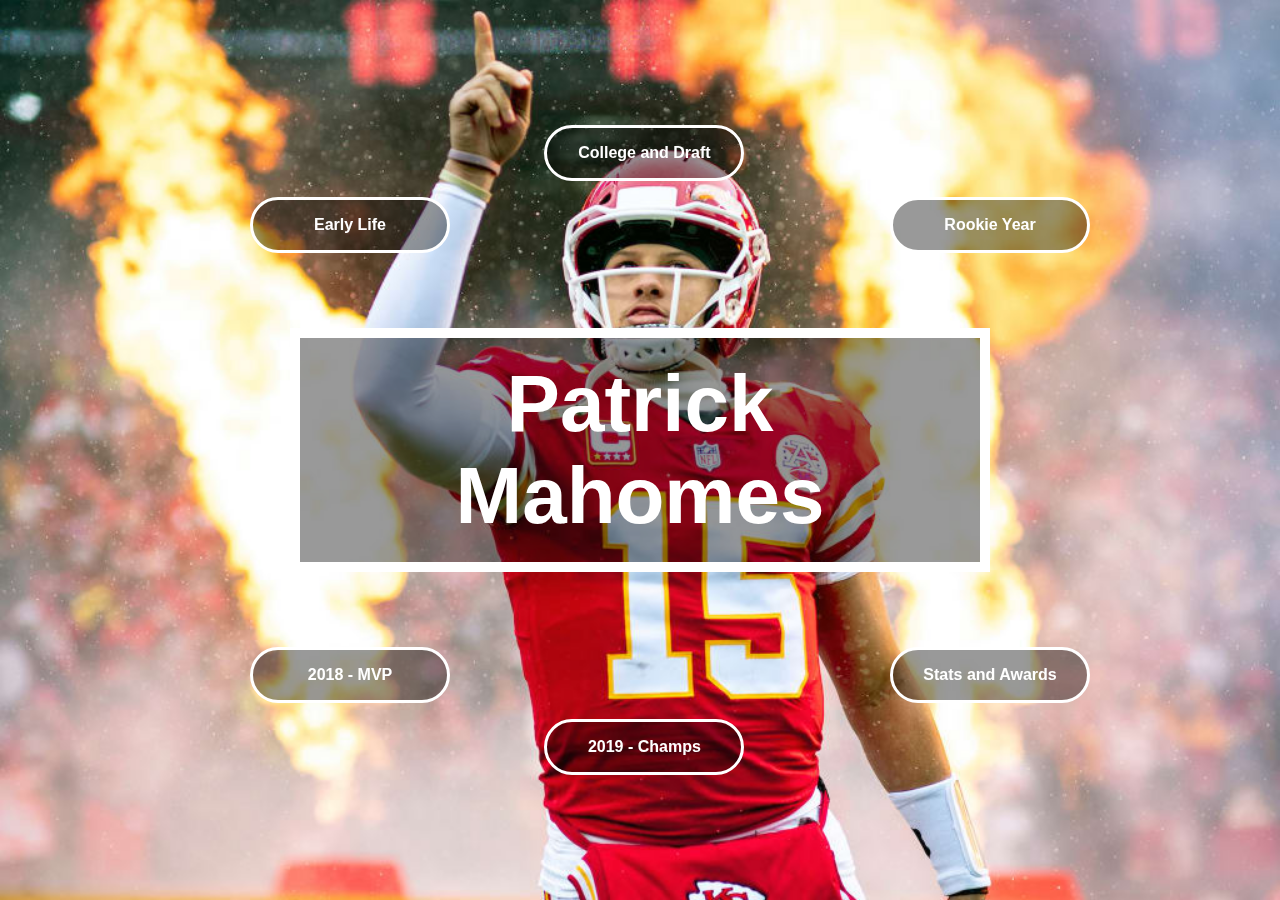
<file: index.html>
<!DOCTYPE html>
<html lang="en">
  <head>
    <meta charset="UTF-8" />
    <meta name="viewport" content="width=device-width, initial-scale=1.0" />
    <title>Patrick Mahomes</title>
    <link rel="stylesheet" href="styles.css" />
  </head>

  <!--Body-->
  <body>
    <div class="bg-text_home">
      <a href="./gallery.html" class="nav_link">Patrick Mahomes</a>
    </div>
    <div class="home-subtext">
      <!--<h1>Information and Statistics</h1>-->
    </div>
    <div class="home-image" id="home">
      <button class="btn" id="btn1">
        <a href="./early_life.html" class="nav_link">Early Life</a>
      </button>
      <button class="btn" id="btn2">
        <a href="./college_draft.html" class="nav_link">College and Draft</a>
      </button>
      <button class="btn" id="btn3">
        <a href="./rookie_year.html" class="nav_link">Rookie Year</a>
      </button>
      <button class="btn" id="btn4">
        <a href="./2018.html" class="nav_link">2018 - MVP</a>
      </button>
      <button class="btn" id="btn5">
        <a href="./2019.html" class="nav_link">2019 - Champs</a>
      </button>
      <button class="btn" id="btn6">
        <a href="./stats_awards.html" class="nav_link">Stats and Awards</a>
      </button>
    </div>
  </body>
</html>
</file>
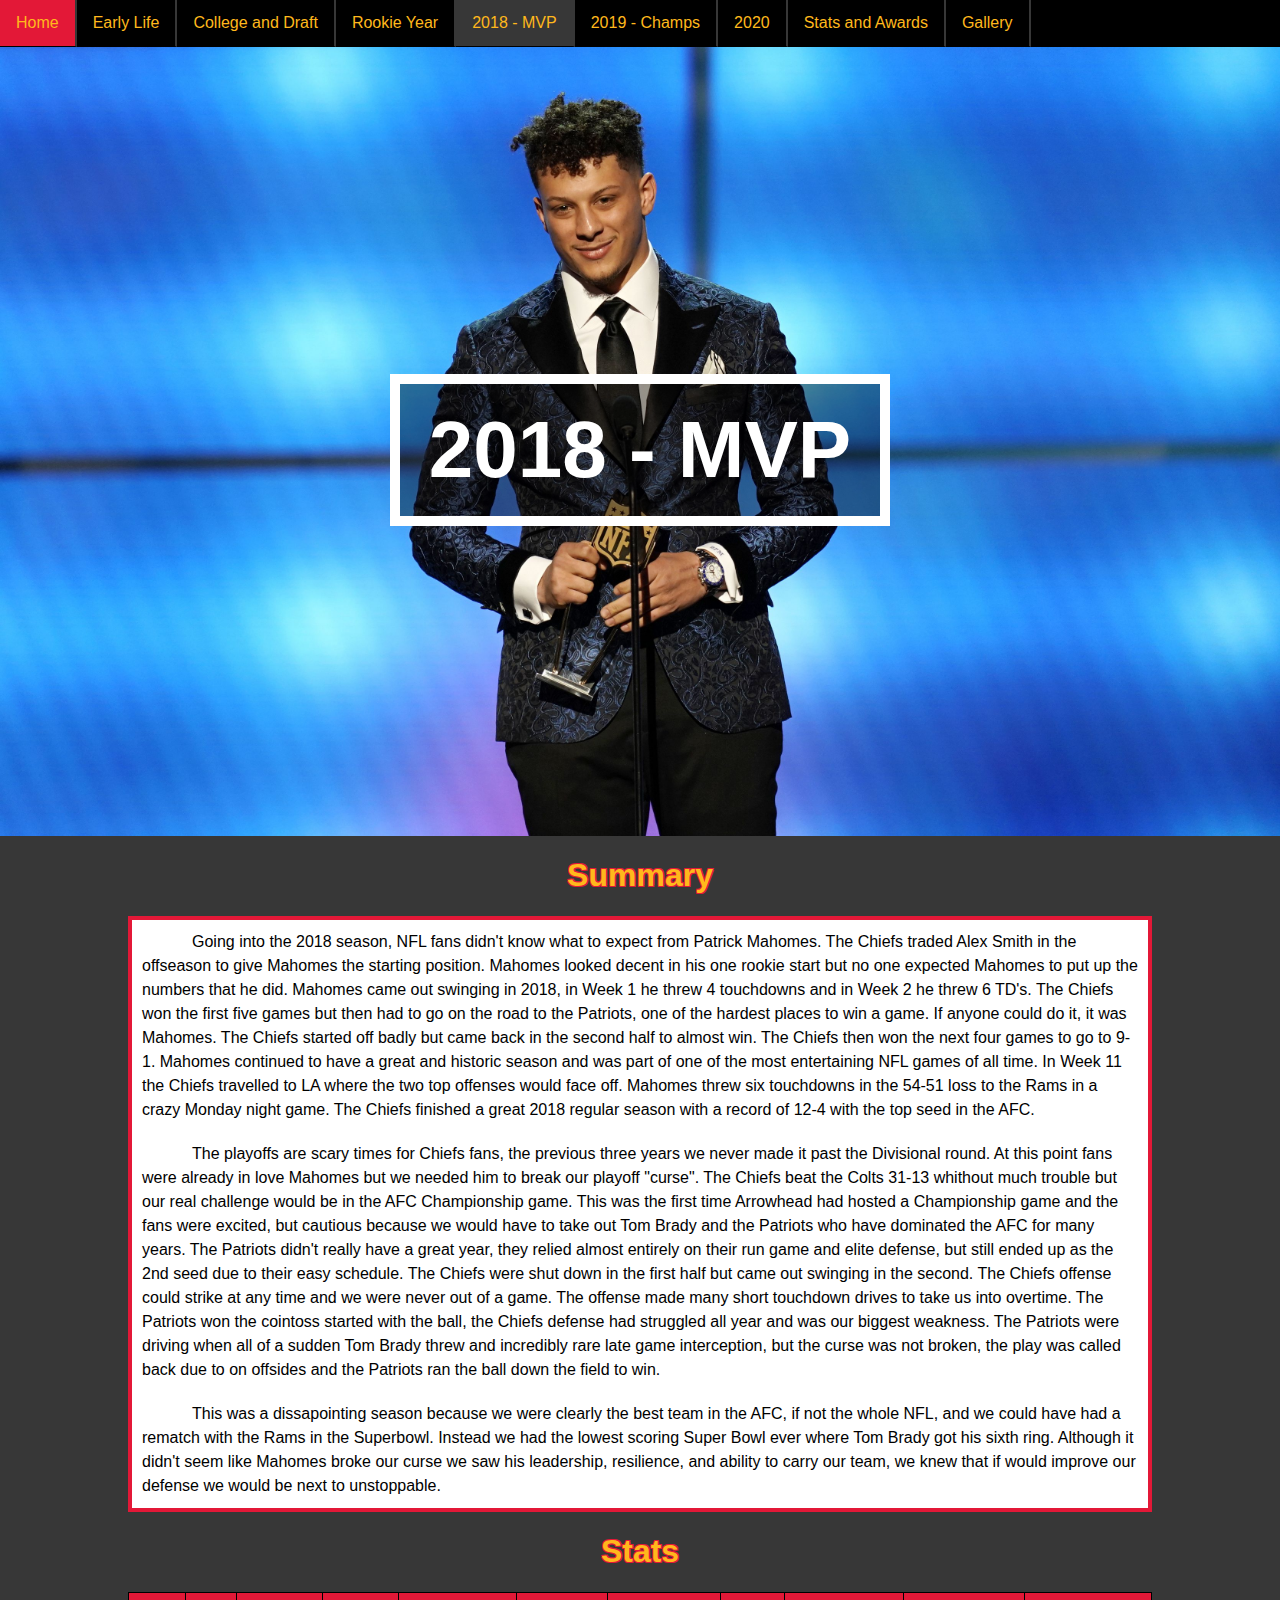
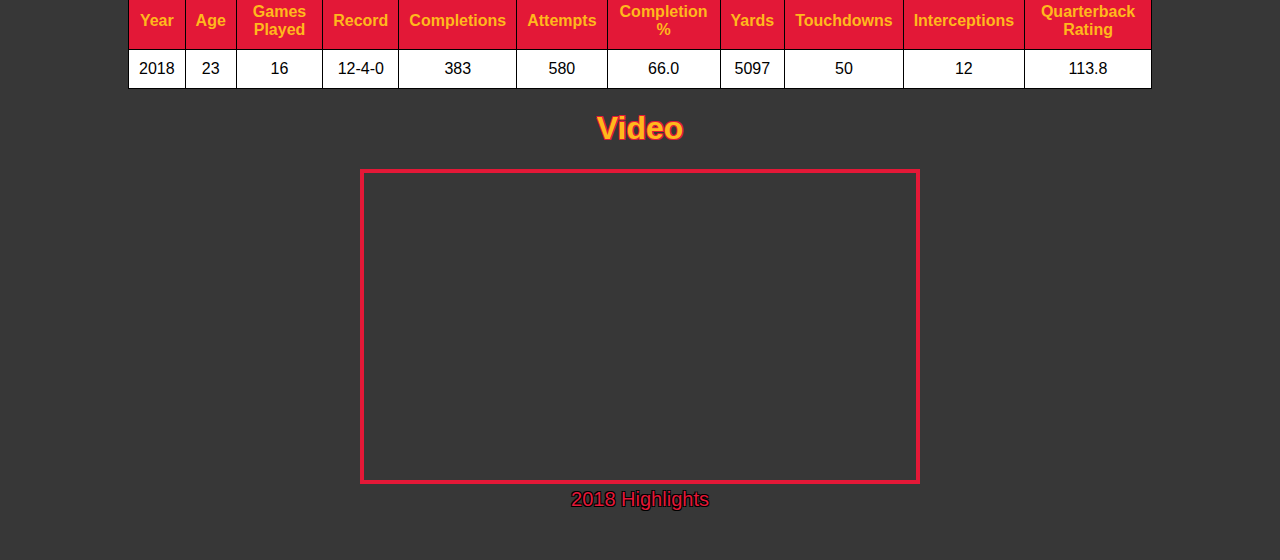
<file: 2018.html>
<!DOCTYPE html>
<html lang="en">
  <head>
    <meta charset="UTF-8" />
    <meta name="viewport" content="width=device-width, initial-scale=1.0" />
    <title>Patrick Mahomes</title>
    <link rel="stylesheet" href="styles.css" />
  </head>
</html>
<!--Body-->
<body>
  <br />
  <br />
  <div class="bg-text" id="_2018_text">2018 - MVP</div>
  <div class="_2018-image" id="home"></div>
  <!--Navigation Bar-->
  <ul class="nav_bar1">
    <li><a class="nav_bar" href="./index.html">Home</a></li>
    <li><a class="nav_bar" href="./early_life.html">Early Life</a></li>
    <li>
      <a class="nav_bar" href="./college_draft.html">College and Draft</a>
    </li>
    <li>
      <a class="nav_bar" href="./rookie_year.html">Rookie Year</a>
    </li>
    <li><a class="nav_bar" href="./2018.html" id="active">2018 - MVP</a></li>
    <li><a class="nav_bar" href="./2019.html">2019 - Champs</a></li>
    <li><a class="nav_bar" href="./2020.html">2020</a></li>
    <li><a class="nav_bar" href="./stats_awards.html">Stats and Awards</a></li>
    <li><a class="nav_bar" href="./gallery.html">Gallery</a></li>
  </ul>
  <div class="2018-body">
    <h1 class="body_heading">Summary</h1>
    <p class="top_paragraph" id="indent">
      Going into the 2018 season, NFL fans didn't know what to expect from
      Patrick Mahomes. The Chiefs traded Alex Smith in the offseason to give
      Mahomes the starting position. Mahomes looked decent in his one rookie
      start but no one expected Mahomes to put up the numbers that he did.
      Mahomes came out swinging in 2018, in Week 1 he threw 4 touchdowns and in
      Week 2 he threw 6 TD's. The Chiefs won the first five games but then had
      to go on the road to the Patriots, one of the hardest places to win a
      game. If anyone could do it, it was Mahomes. The Chiefs started off badly
      but came back in the second half to almost win. The Chiefs then won the
      next four games to go to 9-1. Mahomes continued to have a great and
      historic season and was part of one of the most entertaining NFL games of
      all time. In Week 11 the Chiefs travelled to LA where the two top offenses
      would face off. Mahomes threw six touchdowns in the 54-51 loss to the Rams
      in a crazy Monday night game. The Chiefs finished a great 2018 regular
      season with a record of 12-4 with the top seed in the AFC.
    </p>
    <p id="indent">
      The playoffs are scary times for Chiefs fans, the previous three years we
      never made it past the Divisional round. At this point fans were already
      in love Mahomes but we needed him to break our playoff "curse". The Chiefs
      beat the Colts 31-13 whithout much trouble but our real challenge would be
      in the AFC Championship game. This was the first time Arrowhead had hosted
      a Championship game and the fans were excited, but cautious because we
      would have to take out Tom Brady and the Patriots who have dominated the
      AFC for many years. The Patriots didn't really have a great year, they
      relied almost entirely on their run game and elite defense, but still
      ended up as the 2nd seed due to their easy schedule. The Chiefs were shut
      down in the first half but came out swinging in the second. The Chiefs
      offense could strike at any time and we were never out of a game. The
      offense made many short touchdown drives to take us into overtime. The
      Patriots won the cointoss started with the ball, the Chiefs defense had
      struggled all year and was our biggest weakness. The Patriots were driving
      when all of a sudden Tom Brady threw and incredibly rare late game
      interception, but the curse was not broken, the play was called back due
      to on offsides and the Patriots ran the ball down the field to win.
    </p>
    <p class="bottom_paragraph" id="indent">
      This was a dissapointing season because we were clearly the best team in
      the AFC, if not the whole NFL, and we could have had a rematch with the
      Rams in the Superbowl. Instead we had the lowest scoring Super Bowl ever
      where Tom Brady got his sixth ring. Although it didn't seem like Mahomes
      broke our curse we saw his leadership, resilience, and ability to carry
      our team, we knew that if would improve our defense we would be next to
      unstoppable.
    </p>
    <h1 class="body_heading">Stats</h1>
    <div style="overflow-x:auto;">
      <table class="stats_table">
        <tr>
          <th>Year</th>
          <th>Age</th>
          <th>Games Played</th>
          <th>Record</th>
          <th>Completions</th>
          <th>Attempts</th>
          <th>Completion %</th>
          <th>Yards</th>
          <th>Touchdowns</th>
          <th>Interceptions</th>
          <th>Quarterback Rating</th>
        </tr>
        <tr>
          <td>2018</td>
          <td>23</td>
          <td>16</td>
          <td>12-4-0</td>
          <td>383</td>
          <td>580</td>
          <td>66.0</td>
          <td>5097</td>
          <td>50</td>
          <td>12</td>
          <td>113.8</td>
        </tr>
      </table>
    </div>
    <h1 class="body_heading">Video</h1>
    <iframe
      width="560"
      height="315"
      src="https://www.youtube.com/embed/FHKV0VPifAU"
      frameborder="0"
      allow="accelerometer; autoplay; encrypted-media; gyroscope; picture-in-picture"
      allowfullscreen
    ></iframe>
    <p class="video_title">2018 Highlights</p>
  </div>
  <br />
  <br />
</body>
</file>
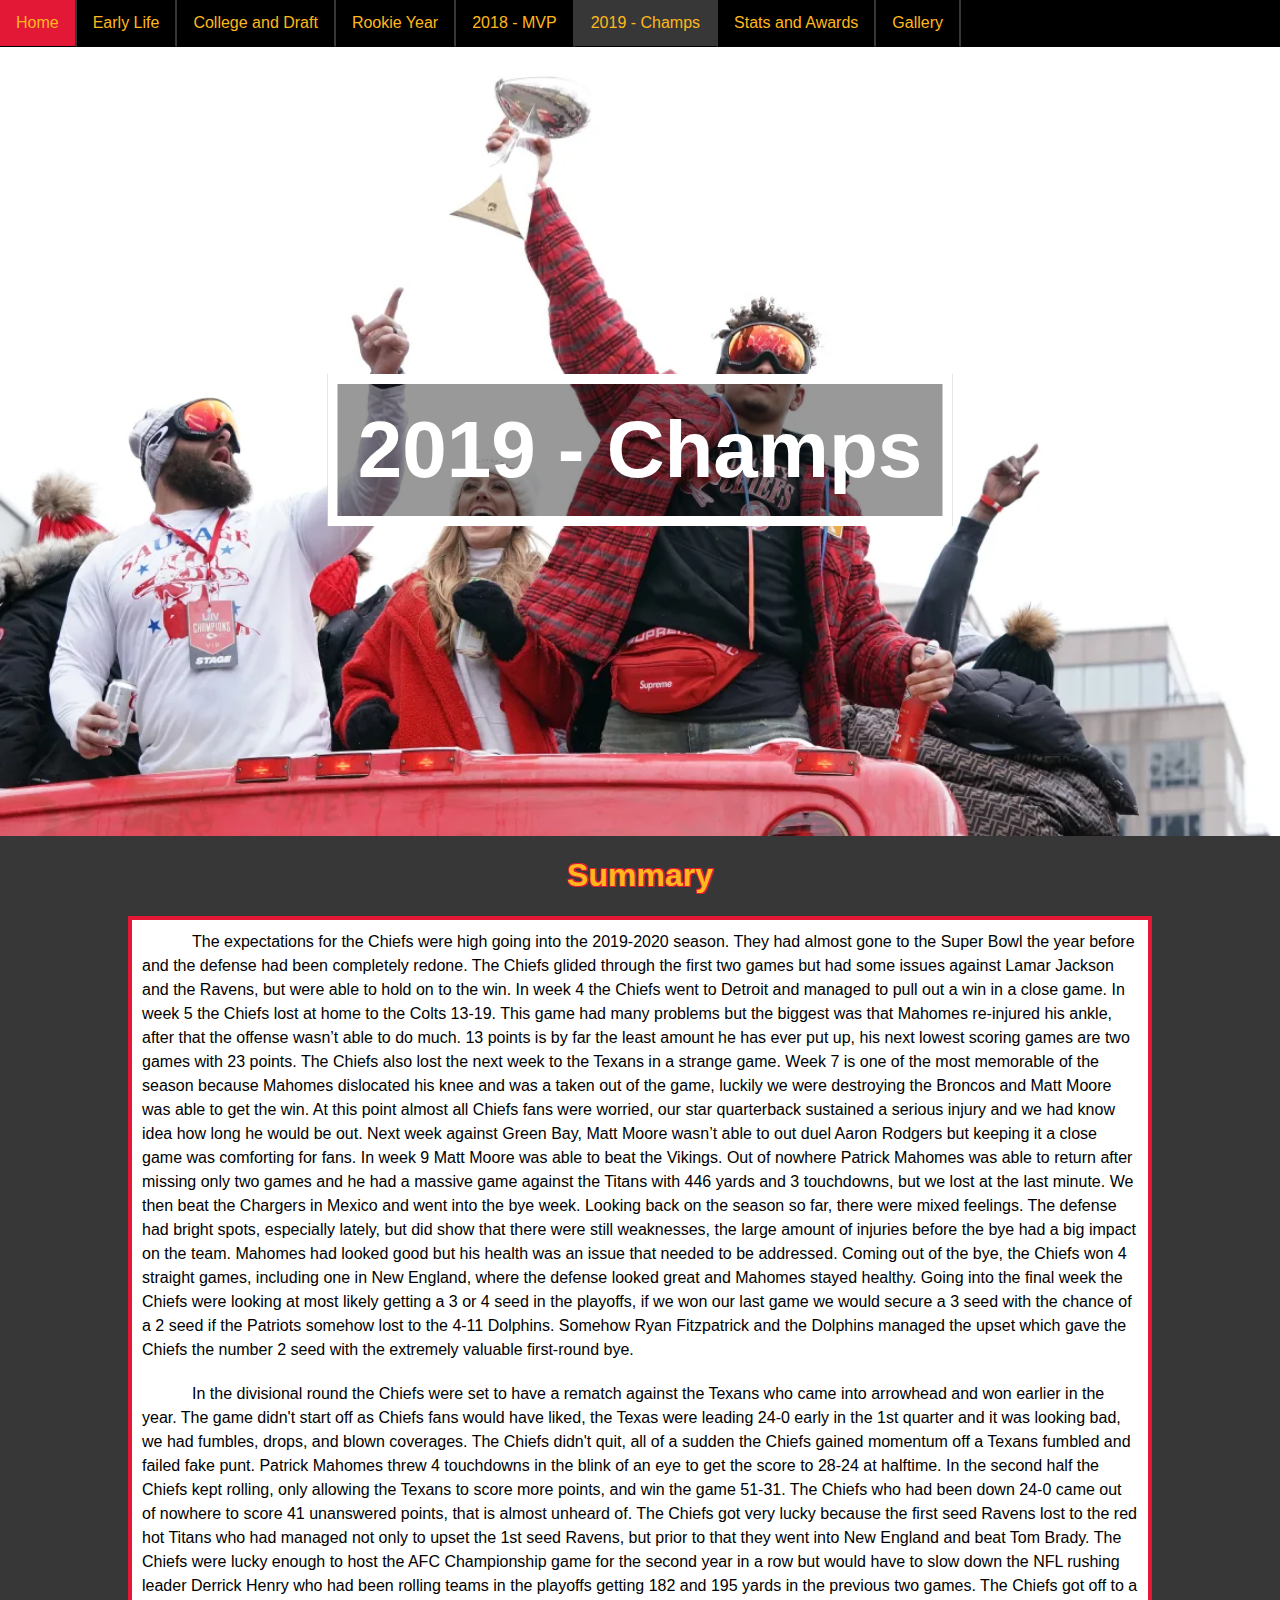
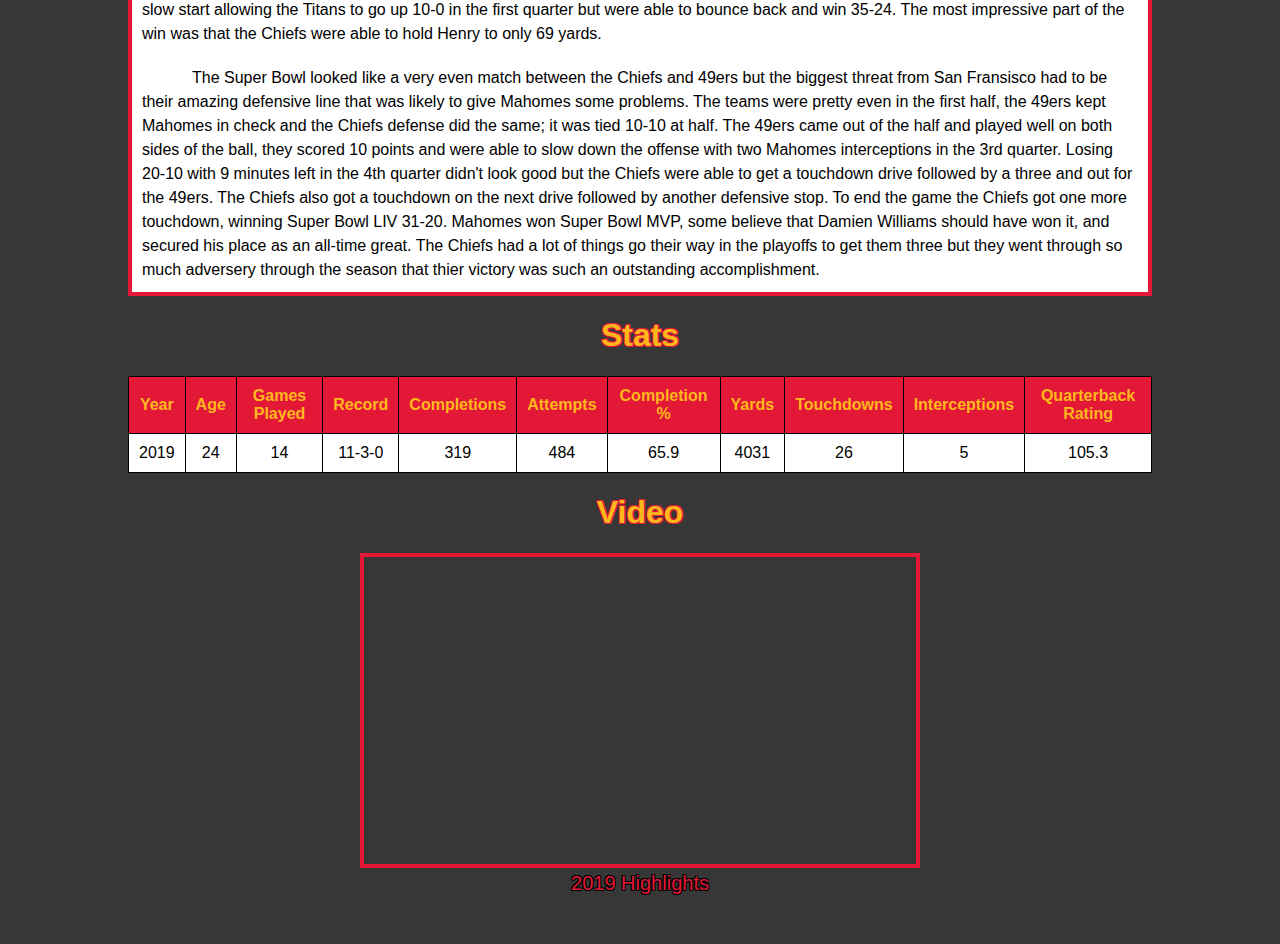
<file: 2019.html>
<!DOCTYPE html>
<html lang="en">
  <head>
    <meta charset="UTF-8" />
    <meta name="viewport" content="width=device-width, initial-scale=1.0" />
    <title>Patrick Mahomes</title>
    <link rel="stylesheet" href="styles.css" />
  </head>
</html>
<!--Body-->
<body>
  <br />
  <br />
  <div class="bg-text" id="_2019_text">2019 - Champs</div>
  <div class="_2019-image" id="home"></div>
  <!--Navigation Bar-->
  <ul class="nav_bar1">
    <li><a class="nav_bar" href="./index.html">Home</a></li>
    <li><a class="nav_bar" href="./early_life.html">Early Life</a></li>
    <li>
      <a class="nav_bar" href="./college_draft.html">College and Draft</a>
    </li>
    <li>
      <a class="nav_bar" href="./rookie_year.html">Rookie Year</a>
    </li>
    <li><a class="nav_bar" href="./2018.html">2018 - MVP</a></li>
    <li><a class="nav_bar" href="./2019.html" id="active">2019 - Champs</a></li>
    <li><a class="nav_bar" href="./stats_awards.html">Stats and Awards</a></li>
    <li><a class="nav_bar" href="./gallery.html">Gallery</a></li>
  </ul>
  <div class="2019-body">
    <h1 class="body_heading">Summary</h1>
    <p class="top_paragraph" id="indent">
      The expectations for the Chiefs were high going into the 2019-2020 season.
      They had almost gone to the Super Bowl the year before and the defense had
      been completely redone. The Chiefs glided through the first two games but
      had some issues against Lamar Jackson and the Ravens, but were able to
      hold on to the win. In week 4 the Chiefs went to Detroit and managed to
      pull out a win in a close game. In week 5 the Chiefs lost at home to the
      Colts 13-19. This game had many problems but the biggest was that Mahomes
      re-injured his ankle, after that the offense wasn’t able to do much. 13
      points is by far the least amount he has ever put up, his next lowest
      scoring games are two games with 23 points. The Chiefs also lost the next
      week to the Texans in a strange game. Week 7 is one of the most memorable
      of the season because Mahomes dislocated his knee and was a taken out of
      the game, luckily we were destroying the Broncos and Matt Moore was able
      to get the win. At this point almost all Chiefs fans were worried, our
      star quarterback sustained a serious injury and we had know idea how long
      he would be out. Next week against Green Bay, Matt Moore wasn’t able to
      out duel Aaron Rodgers but keeping it a close game was comforting for
      fans. In week 9 Matt Moore was able to beat the Vikings. Out of nowhere
      Patrick Mahomes was able to return after missing only two games and he had
      a massive game against the Titans with 446 yards and 3 touchdowns, but we
      lost at the last minute. We then beat the Chargers in Mexico and went into
      the bye week. Looking back on the season so far, there were mixed
      feelings. The defense had bright spots, especially lately, but did show
      that there were still weaknesses, the large amount of injuries before the
      bye had a big impact on the team. Mahomes had looked good but his health
      was an issue that needed to be addressed. Coming out of the bye, the
      Chiefs won 4 straight games, including one in New England, where the
      defense looked great and Mahomes stayed healthy. Going into the final week
      the Chiefs were looking at most likely getting a 3 or 4 seed in the
      playoffs, if we won our last game we would secure a 3 seed with the chance
      of a 2 seed if the Patriots somehow lost to the 4-11 Dolphins. Somehow
      Ryan Fitzpatrick and the Dolphins managed the upset which gave the Chiefs
      the number 2 seed with the extremely valuable first-round bye.
    </p>
    <p id="indent">
      In the divisional round the Chiefs were set to have a rematch against the
      Texans who came into arrowhead and won earlier in the year. The game
      didn't start off as Chiefs fans would have liked, the Texas were leading
      24-0 early in the 1st quarter and it was looking bad, we had fumbles,
      drops, and blown coverages. The Chiefs didn't quit, all of a sudden the
      Chiefs gained momentum off a Texans fumbled and failed fake punt. Patrick
      Mahomes threw 4 touchdowns in the blink of an eye to get the score to
      28-24 at halftime. In the second half the Chiefs kept rolling, only
      allowing the Texans to score more points, and win the game 51-31. The
      Chiefs who had been down 24-0 came out of nowhere to score 41 unanswered
      points, that is almost unheard of. The Chiefs got very lucky because the
      first seed Ravens lost to the red hot Titans who had managed not only to
      upset the 1st seed Ravens, but prior to that they went into New England
      and beat Tom Brady. The Chiefs were lucky enough to host the AFC
      Championship game for the second year in a row but would have to slow down
      the NFL rushing leader Derrick Henry who had been rolling teams in the
      playoffs getting 182 and 195 yards in the previous two games. The Chiefs
      got off to a slow start allowing the Titans to go up 10-0 in the first
      quarter but were able to bounce back and win 35-24. The most impressive
      part of the win was that the Chiefs were able to hold Henry to only 69
      yards.
    </p>
    <p class="bottom_paragraph" id="indent">
      The Super Bowl looked like a very even match between the Chiefs and 49ers
      but the biggest threat from San Fransisco had to be their amazing
      defensive line that was likely to give Mahomes some problems. The teams
      were pretty even in the first half, the 49ers kept Mahomes in check and
      the Chiefs defense did the same; it was tied 10-10 at half. The 49ers came
      out of the half and played well on both sides of the ball, they scored 10
      points and were able to slow down the offense with two Mahomes
      interceptions in the 3rd quarter. Losing 20-10 with 9 minutes left in the
      4th quarter didn't look good but the Chiefs were able to get a touchdown
      drive followed by a three and out for the 49ers. The Chiefs also got a
      touchdown on the next drive followed by another defensive stop. To end the
      game the Chiefs got one more touchdown, winning Super Bowl LIV 31-20.
      Mahomes won Super Bowl MVP, some believe that Damien Williams should have
      won it, and secured his place as an all-time great. The Chiefs had a lot
      of things go their way in the playoffs to get them three but they went
      through so much adversery through the season that thier victory was such
      an outstanding accomplishment.
    </p>
    <h1 class="body_heading">Stats</h1>
    <div style="overflow-x:auto;">
      <table class="stats_table">
        <tr>
          <th>Year</th>
          <th>Age</th>
          <th>Games Played</th>
          <th>Record</th>
          <th>Completions</th>
          <th>Attempts</th>
          <th>Completion %</th>
          <th>Yards</th>
          <th>Touchdowns</th>
          <th>Interceptions</th>
          <th>Quarterback Rating</th>
        </tr>
        <tr>
          <td>2019</td>
          <td>24</td>
          <td>14</td>
          <td>11-3-0</td>
          <td>319</td>
          <td>484</td>
          <td>65.9</td>
          <td>4031</td>
          <td>26</td>
          <td>5</td>
          <td>105.3</td>
        </tr>
      </table>
    </div>
    <h1 class="body_heading">Video</h1>
    <iframe
      width="560"
      height="315"
      src="https://www.youtube.com/embed/JGaNjFxiNdo"
      frameborder="0"
      allow="accelerometer; autoplay; encrypted-media; gyroscope; picture-in-picture"
      allowfullscreen
    ></iframe>
    <p class="video_title">2019 Highlights</p>
  </div>
  <br />
  <br />
</body>
</file>
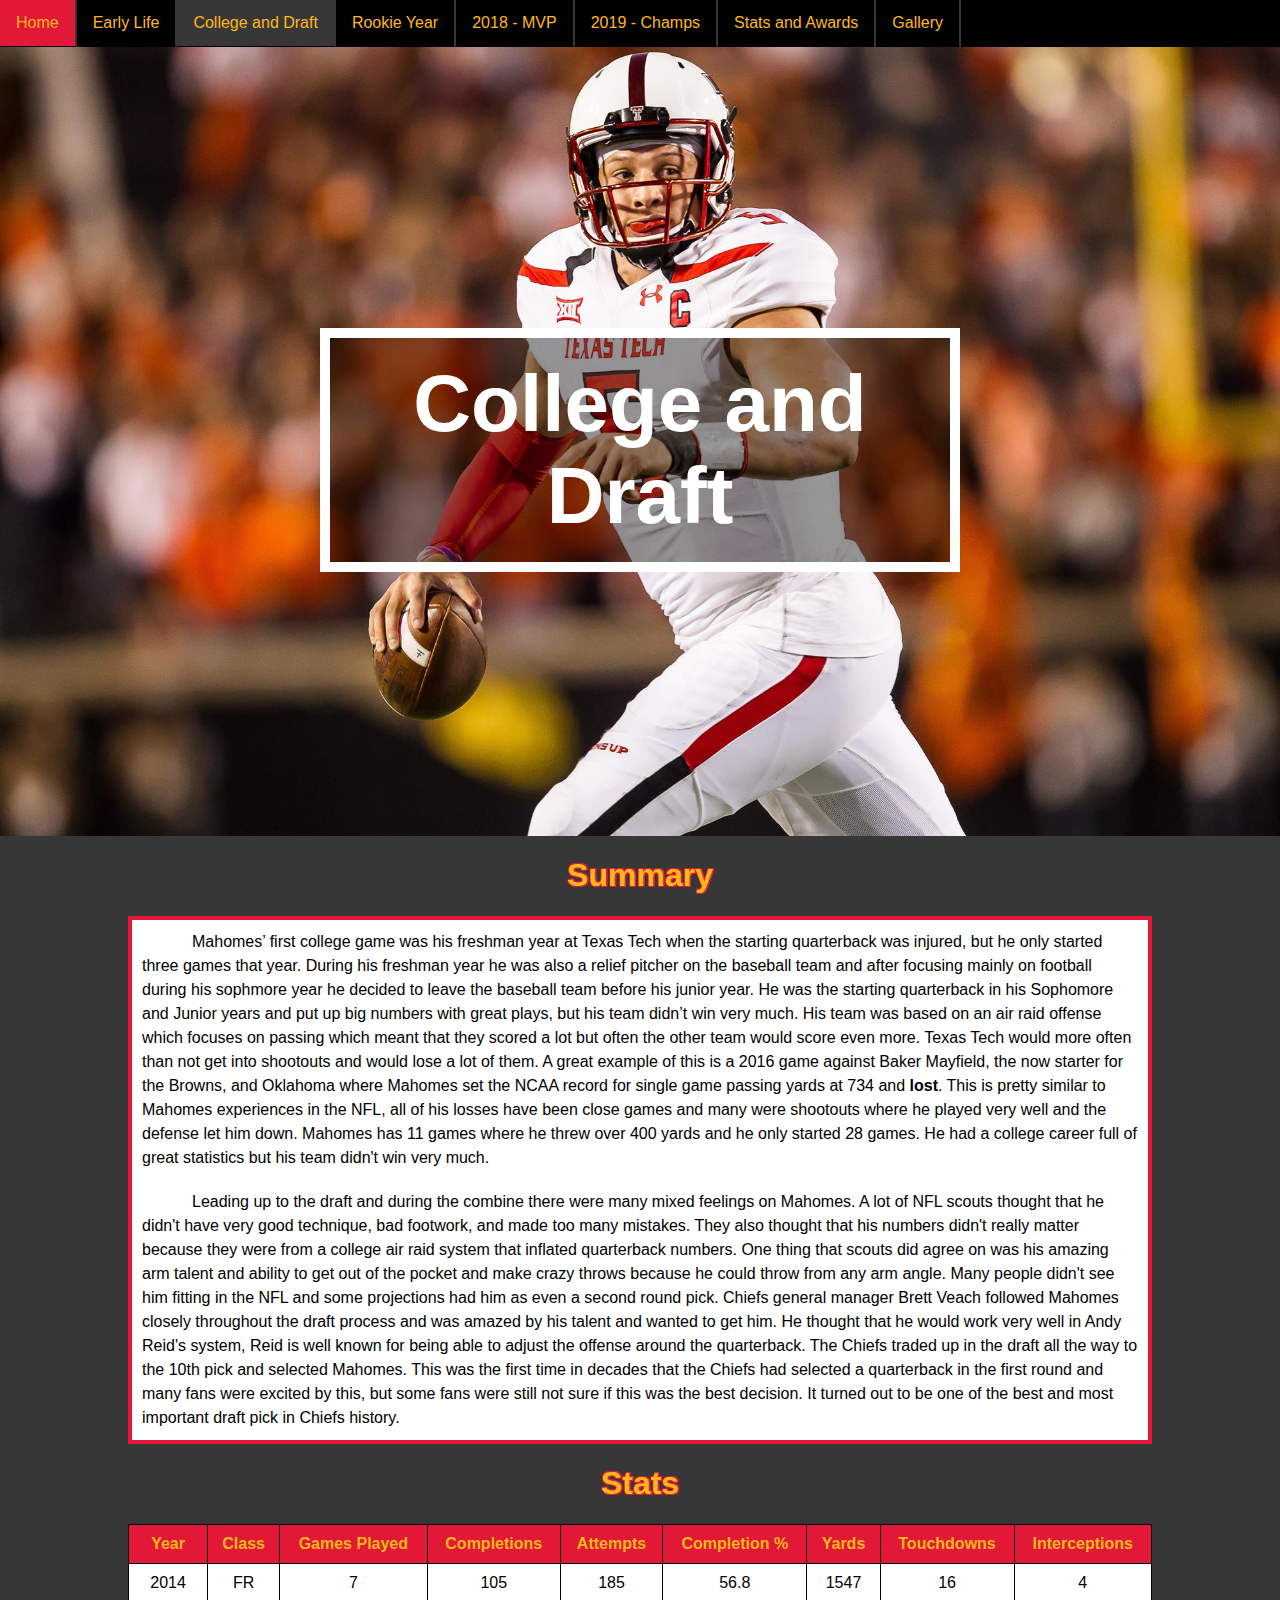
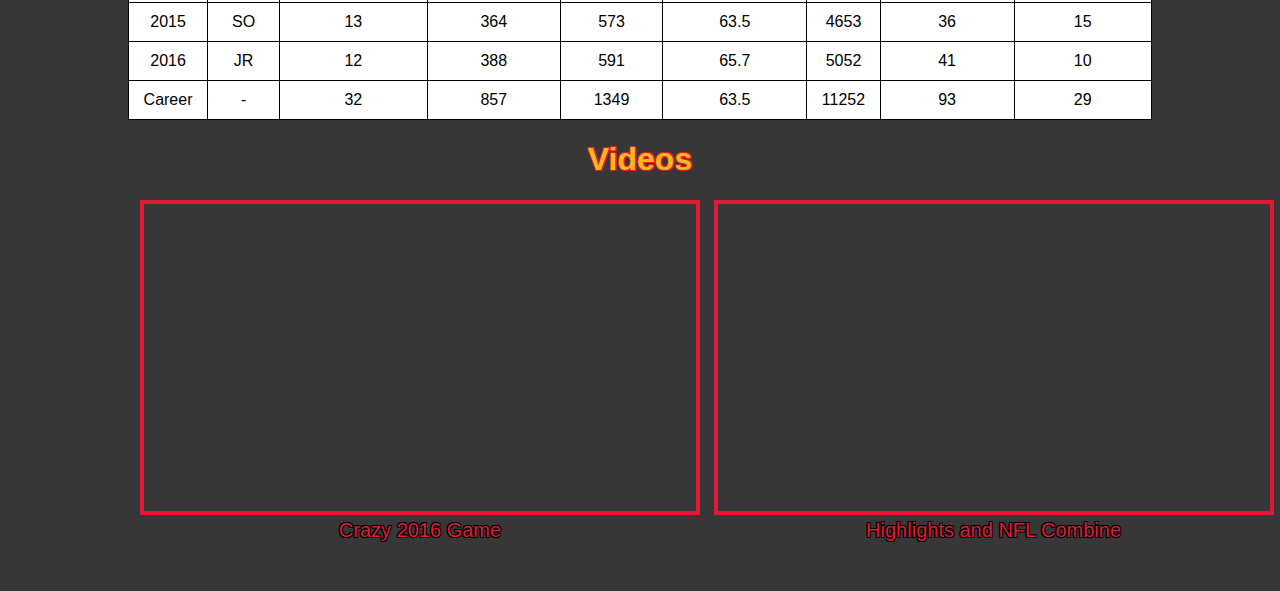
<file: college_draft.html>
<!DOCTYPE html>
<html lang="en">
  <head>
    <meta charset="UTF-8" />
    <meta name="viewport" content="width=device-width, initial-scale=1.0" />
    <title>Patrick Mahomes</title>
    <link rel="stylesheet" href="styles.css" />
  </head>
</html>
<!--Body-->
<body>
  <br />
  <br />
  <div class="bg-text" id="college_text">College and Draft</div>
  <div class="college_draft-image" id="home"></div>
  <!--Navigation Bar-->
  <ul class="nav_bar1">
    <li><a class="nav_bar" href="./index.html">Home</a></li>
    <li><a class="nav_bar" href="./early_life.html">Early Life</a></li>
    <li>
      <a class="nav_bar" href="./college_draft.html" id="active"
        >College and Draft</a
      >
    </li>
    <li>
      <a class="nav_bar" href="./rookie_year.html">Rookie Year</a>
    </li>
    <li><a class="nav_bar" href="./2018.html">2018 - MVP</a></li>
    <li><a class="nav_bar" href="./2019.html">2019 - Champs</a></li>
    <li><a class="nav_bar" href="./stats_awards.html">Stats and Awards</a></li>
    <li><a class="nav_bar" href="./gallery.html">Gallery</a></li>
  </ul>
  <h1 class="body_heading">Summary</h1>
  <div class="college-body">
    <p class="top_paragraph" id="indent">
      Mahomes’ first college game was his freshman year at Texas Tech when the
      starting quarterback was injured, but he only started three games that
      year. During his freshman year he was also a relief pitcher on the
      baseball team and after focusing mainly on football during his sophmore
      year he decided to leave the baseball team before his junior year. He was
      the starting quarterback in his Sophomore and Junior years and put up big
      numbers with great plays, but his team didn’t win very much. His team was
      based on an air raid offense which focuses on passing which meant that
      they scored a lot but often the other team would score even more. Texas
      Tech would more often than not get into shootouts and would lose a lot of
      them. A great example of this is a 2016 game against Baker Mayfield, the
      now starter for the Browns, and Oklahoma where Mahomes set the NCAA record
      for single game passing yards at 734 and <b>lost</b>. This is pretty
      similar to Mahomes experiences in the NFL, all of his losses have been
      close games and many were shootouts where he played very well and the
      defense let him down. Mahomes has 11 games where he threw over 400 yards
      and he only started 28 games. He had a college career full of great
      statistics but his team didn't win very much.
    </p>
    <p class="bottom_paragraph" id="indent">
      Leading up to the draft and during the combine there were many mixed
      feelings on Mahomes. A lot of NFL scouts thought that he didn't have very
      good technique, bad footwork, and made too many mistakes. They also
      thought that his numbers didn't really matter because they were from a
      college air raid system that inflated quarterback numbers. One thing that
      scouts did agree on was his amazing arm talent and ability to get out of
      the pocket and make crazy throws because he could throw from any arm
      angle. Many people didn't see him fitting in the NFL and some projections
      had him as even a second round pick. Chiefs general manager Brett Veach
      followed Mahomes closely throughout the draft process and was amazed by
      his talent and wanted to get him. He thought that he would work very well
      in Andy Reid's system, Reid is well known for being able to adjust the
      offense around the quarterback. The Chiefs traded up in the draft all the
      way to the 10th pick and selected Mahomes. This was the first time in
      decades that the Chiefs had selected a quarterback in the first round and
      many fans were excited by this, but some fans were still not sure if this
      was the best decision. It turned out to be one of the best and most
      important draft pick in Chiefs history.
    </p>
  </div>
  <h1 class="body_heading">Stats</h1>
  <div style="overflow-x:auto;">
    <table class="stats_table">
      <tr>
        <th>Year</th>
        <th>Class</th>
        <th>Games Played</th>
        <th>Completions</th>
        <th>Attempts</th>
        <th>Completion %</th>
        <th>Yards</th>
        <th>Touchdowns</th>
        <th>Interceptions</th>
      </tr>
      <tr>
        <td>2014</td>
        <td>FR</td>
        <td>7</td>
        <td>105</td>
        <td>185</td>
        <td>56.8</td>
        <td>1547</td>
        <td>16</td>
        <td>4</td>
      </tr>
      <tr>
        <td>2015</td>
        <td>SO</td>
        <td>13</td>
        <td>364</td>
        <td>573</td>
        <td>63.5</td>
        <td>4653</td>
        <td>36</td>
        <td>15</td>
      </tr>
      <tr>
        <td>2016</td>
        <td>JR</td>
        <td>12</td>
        <td>388</td>
        <td>591</td>
        <td>65.7</td>
        <td>5052</td>
        <td>41</td>
        <td>10</td>
      </tr>
      <tr>
        <td>Career</td>
        <td>-</td>
        <td>32</td>
        <td>857</td>
        <td>1349</td>
        <td>63.5</td>
        <td>11252</td>
        <td>93</td>
        <td>29</td>
      </tr>
    </table>
  </div>
  <h1 class="body_heading">Videos</h1>
  <div style="float:left;padding-right:12%;">
    <iframe
      width="560"
      height="315"
      src="https://www.youtube.com/embed/F_ldJZUca5w"
      frameborder="0"
      allow="accelerometer; autoplay; encrypted-media; gyroscope; picture-in-picture"
      allowfullscreen
      id="left_video"
    ></iframe>
    <p class="video_title" id="double_video1">Crazy 2016 Game</p>
  </div>
  <div style="float:left">
    <iframe
      width="560"
      height="315"
      src="https://www.youtube.com/embed/aXUhM6dk5Fc"
      frameborder="0"
      allow="accelerometer; autoplay; encrypted-media; gyroscope; picture-in-picture"
      allowfullscreen
      id="right"
    ></iframe>
    <p class="video_title" id="double_video2">Highlights and NFL Combine</p>
  </div>
  <div style="clear:both;"></div>
  <br />
  <br />
</body>
</file>
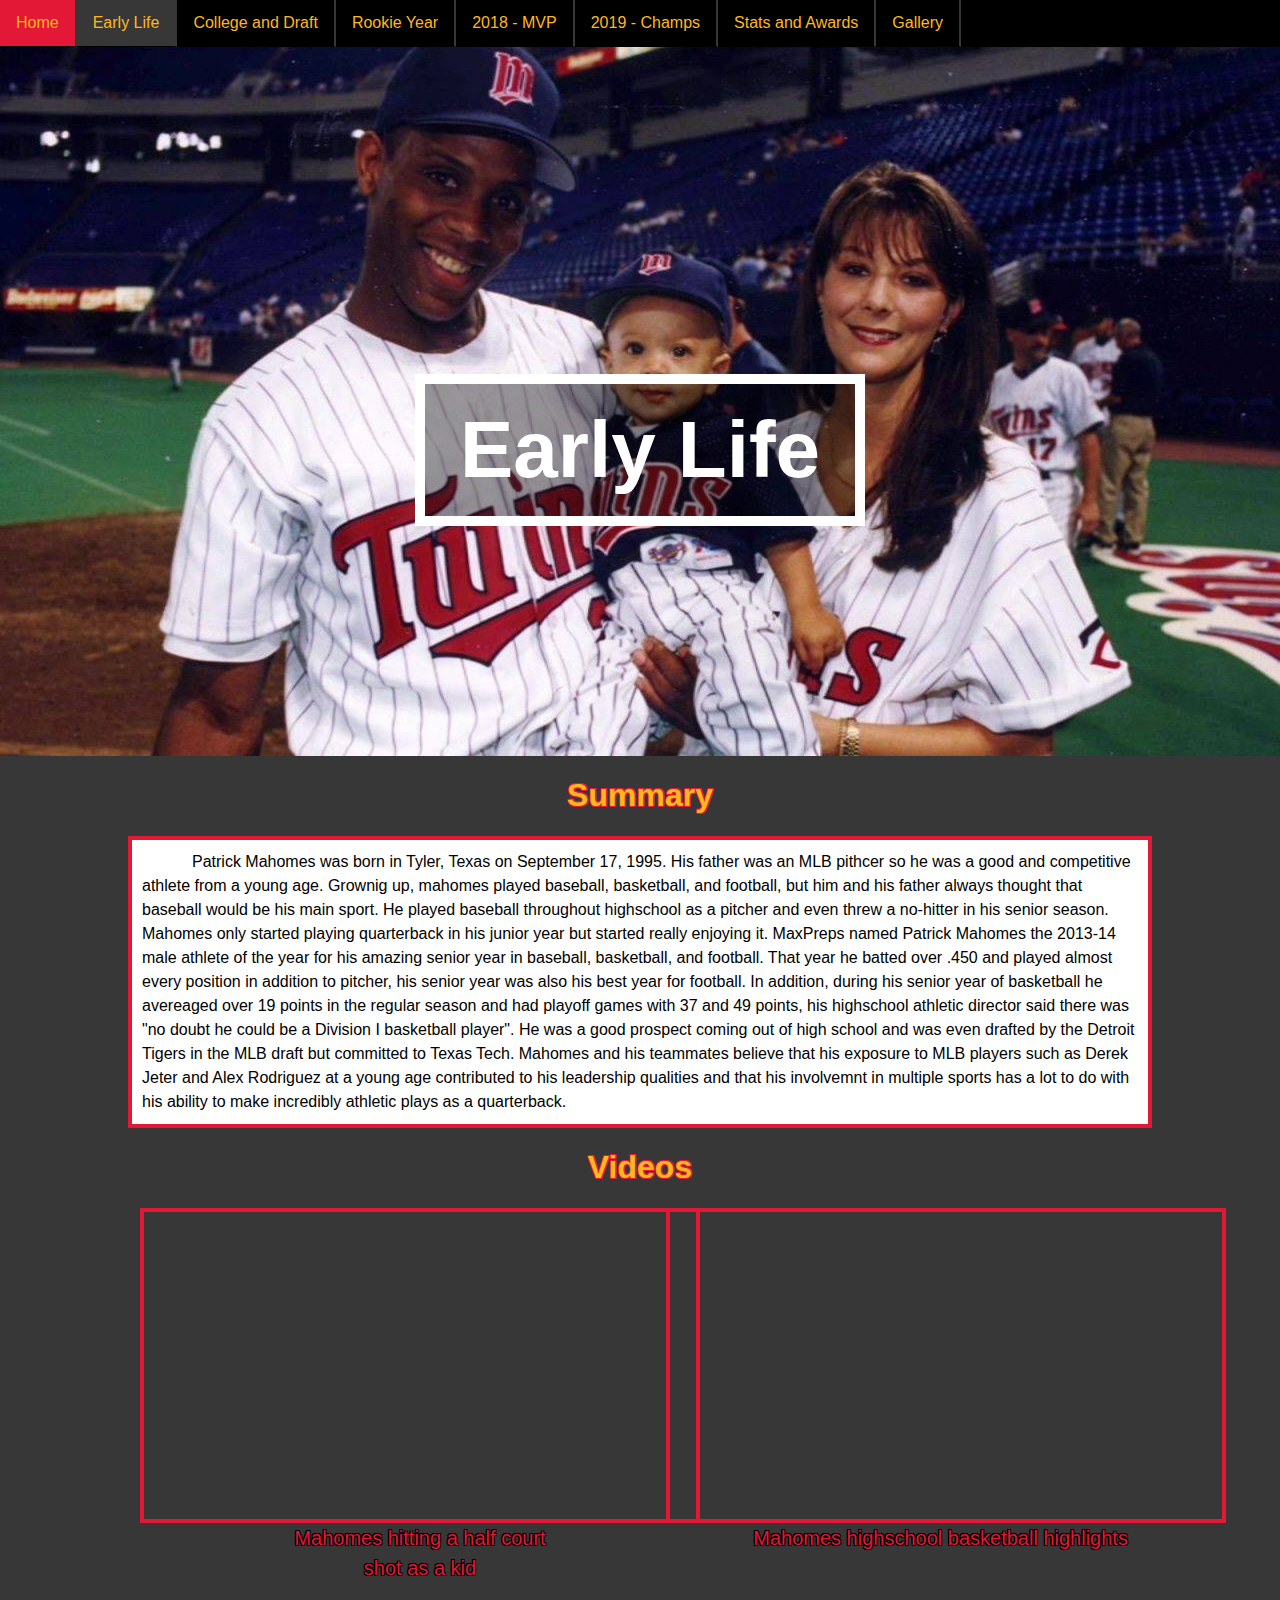
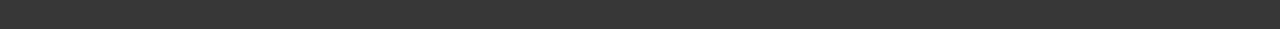
<file: early_life.html>
<!DOCTYPE html>
<html lang="en">
  <head>
    <meta charset="UTF-8" />
    <meta name="viewport" content="width=device-width, initial-scale=1.0" />
    <title>Patrick Mahomes</title>
    <link rel="stylesheet" href="styles.css" />
  </head>
</html>
<!--Body-->
<body>
  <br />
  <br />
  <div class="bg-text" id="early_life_text">Early Life</div>
  <div class="early_life-image" id="home"></div>
  <!--Navigation Bar-->
  <ul class="nav_bar1">
    <li><a class="nav_bar" href="./index.html">Home</a></li>
    <li>
      <a class="nav_bar" href="./early_life.html" id="active">Early Life</a>
    </li>
    <li><a class="nav_bar" href="./college_draft.html">College and Draft</a></li>
    <li>
      <a class="nav_bar" href="./rookie_year.html">Rookie Year</a>
    </li>
    <li><a class="nav_bar" href="./2018.html">2018 - MVP</a></li>
    <li><a class="nav_bar" href="./2019.html">2019 - Champs</a></li>
    <li><a class="nav_bar" href="./stats_awards.html">Stats and Awards</a></li>
    <li><a class="nav_bar" href="./gallery.html">Gallery</a></li>
  </ul>
  </div>
  <h1 class="body_heading">Summary</h1>
  <div class="early_life-body">
    <p class="single_paragraph" id="indent">
      Patrick Mahomes was born in Tyler, Texas on September 17, 1995. His father
      was an MLB pithcer so he was a good and competitive athlete from a young age.
      Grownig up, mahomes played baseball, basketball, and football, but him and his
      father always thought that baseball would be his main sport. He played baseball
      throughout highschool as a pitcher and even threw a no-hitter in his senior
      season. Mahomes only started playing quarterback in his junior year but started really
      enjoying it. MaxPreps named Patrick Mahomes the 2013-14 male athlete of the year for
      his amazing senior year in baseball, basketball, and football. That year he batted over
      .450 and played almost every position in addition to pitcher, his senior year was also his
      best year for football. In addition, during his senior year of basketball he avereaged over 19
      points in the regular season and had playoff games with 37 and 49 points, his highschool athletic
      director said there was "no doubt he could be a Division I basketball player". He was a good
      prospect coming out of high school and was even drafted by the Detroit Tigers in the MLB draft
      but committed to Texas Tech. Mahomes and his teammates believe that his exposure to MLB players
      such as Derek Jeter and Alex Rodriguez at a young age contributed to his leadership qualities
      and that his involvemnt in multiple sports has a lot to do with his ability to make incredibly
      athletic plays as a quarterback.
    </p>
  </div>
  <h1 class="body_heading">Videos</h1>
  <div style="float:left;padding-right:4%;">
    <iframe 
    width="560" 
    height="315" 
    src="https://www.youtube.com/embed/5Ool9YoOd0M?start=8" 
    frameborder="0" 
    allow="accelerometer; autoplay; encrypted-media; gyroscope; picture-in-picture" 
    allowfullscreen
    id="left_video"
    ></iframe>
    <p class="video_title" id="double_video3">Mahomes hitting a half court shot as a kid</p>
  </div>
  <div style="float:left"></div>
    <iframe 
    width="560" 
    height="315" 
    src="https://www.youtube.com/embed/FPFylxMTMf4" 
    frameborder="0" 
    allow="accelerometer; autoplay; encrypted-media; gyroscope; picture-in-picture" 
    allowfullscreen
    id="right"
    ></iframe>
    <p class="video_title" id="double_video4">Mahomes highschool basketball highlights</p>
  </div>
  <div style="clear:both;"></div>
  <br />
  <br />
</body>
</file>
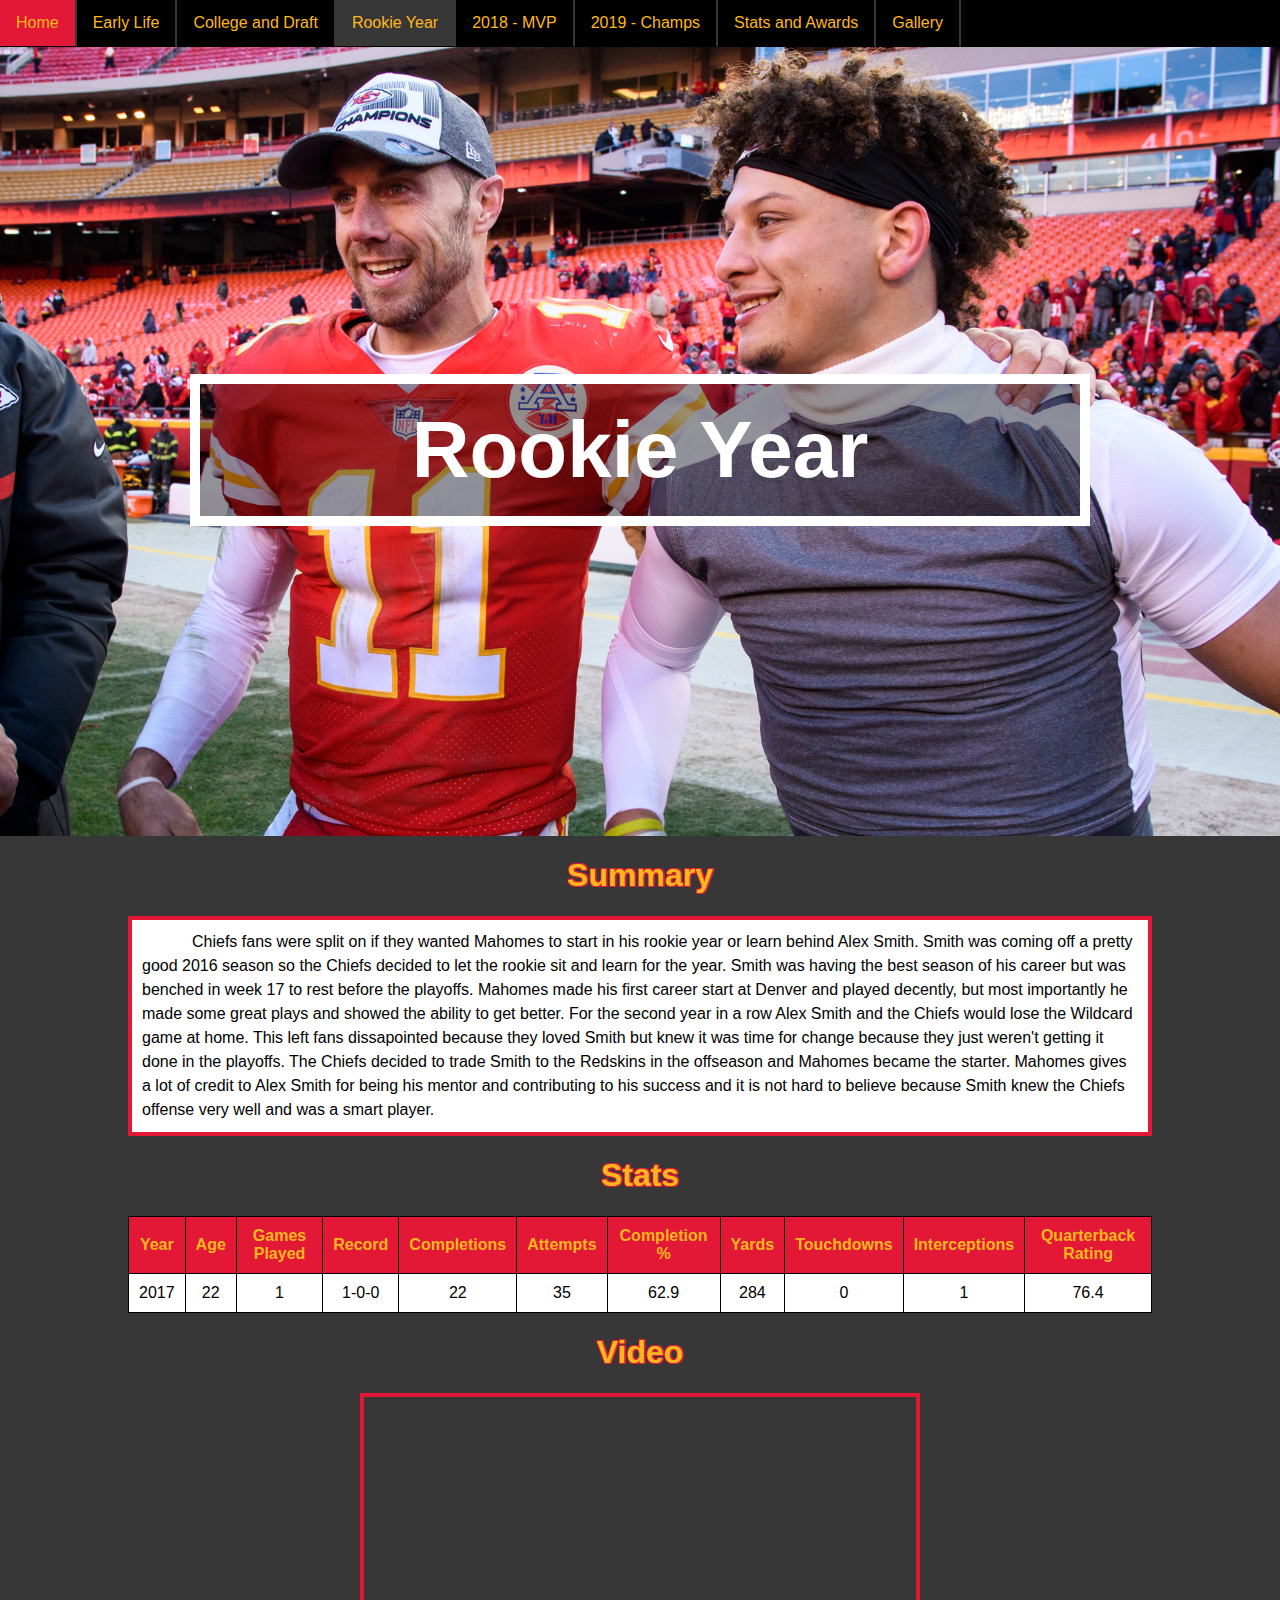
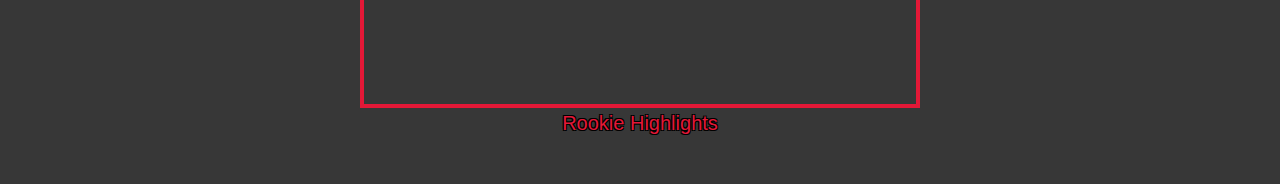
<file: rookie_year.html>
<!DOCTYPE html>
<html lang="en">
  <head>
    <meta charset="UTF-8" />
    <meta name="viewport" content="width=device-width, initial-scale=1.0" />
    <title>Patrick Mahomes</title>
    <link rel="stylesheet" href="styles.css" />
  </head>
</html>
<!--Body-->
<body>
  <br />
  <br />
  <div class="bg-text" id="rookie_year_text">Rookie Year</div>
  <div class="rookie_year-image" id="home"></div>
  <!--Navigation Bar-->
  <ul class="nav_bar1">
    <li><a class="nav_bar" href="./index.html">Home</a></li>
    <li><a class="nav_bar" href="./early_life.html">Early Life</a></li>
    <li>
      <a class="nav_bar" href="./college_draft.html">College and Draft</a>
    </li>
    <li>
      <a class="nav_bar" href="./draft_rookie.html" id="active">Rookie Year</a>
    </li>
    <li><a class="nav_bar" href="./2018.html">2018 - MVP</a></li>
    <li><a class="nav_bar" href="./2019.html">2019 - Champs</a></li>
    <li><a class="nav_bar" href="./stats_awards.html">Stats and Awards</a></li>
    <li><a class="nav_bar" href="./gallery.html">Gallery</a></li>
  </ul>
  <div class="draft_rookie-body">
    <h1 class="body_heading">Summary</h1>
    <p class="single_paragraph" id="indent">
      Chiefs fans were split on if they wanted Mahomes to start in his rookie
      year or learn behind Alex Smith. Smith was coming off a pretty good 2016
      season so the Chiefs decided to let the rookie sit and learn for the year.
      Smith was having the best season of his career but was benched in week 17
      to rest before the playoffs. Mahomes made his first career start at Denver
      and played decently, but most importantly he made some great plays and
      showed the ability to get better. For the second year in a row Alex Smith
      and the Chiefs would lose the Wildcard game at home. This left fans
      dissapointed because they loved Smith but knew it was time for change
      because they just weren't getting it done in the playoffs. The Chiefs
      decided to trade Smith to the Redskins in the offseason and Mahomes became
      the starter. Mahomes gives a lot of credit to Alex Smith for being his
      mentor and contributing to his success and it is not hard to believe
      because Smith knew the Chiefs offense very well and was a smart player.
    </p>
    <h1 class="body_heading">Stats</h1>
    <div style="overflow-x:auto;">
      <table class="stats_table">
        <tr>
          <th>Year</th>
          <th>Age</th>
          <th>Games Played</th>
          <th>Record</th>
          <th>Completions</th>
          <th>Attempts</th>
          <th>Completion %</th>
          <th>Yards</th>
          <th>Touchdowns</th>
          <th>Interceptions</th>
          <th>Quarterback Rating</th>
        </tr>
        <tr>
          <td>2017</td>
          <td>22</td>
          <td>1</td>
          <td>1-0-0</td>
          <td>22</td>
          <td>35</td>
          <td>62.9</td>
          <td>284</td>
          <td>0</td>
          <td>1</td>
          <td>76.4</td>
        </tr>
      </table>
    </div>
    <h1 class="body_heading">Video</h1>
    <iframe
      width="560"
      height="315"
      src="https://www.youtube.com/embed/Hr-UWQgyRB4"
      frameborder="0"
      allow="accelerometer; autoplay; encrypted-media; gyroscope; picture-in-picture"
      allowfullscreen
    ></iframe>
    <p class="video_title">Rookie Highlights</p>
  </div>
  <br />
  <br />
</body>
</file>
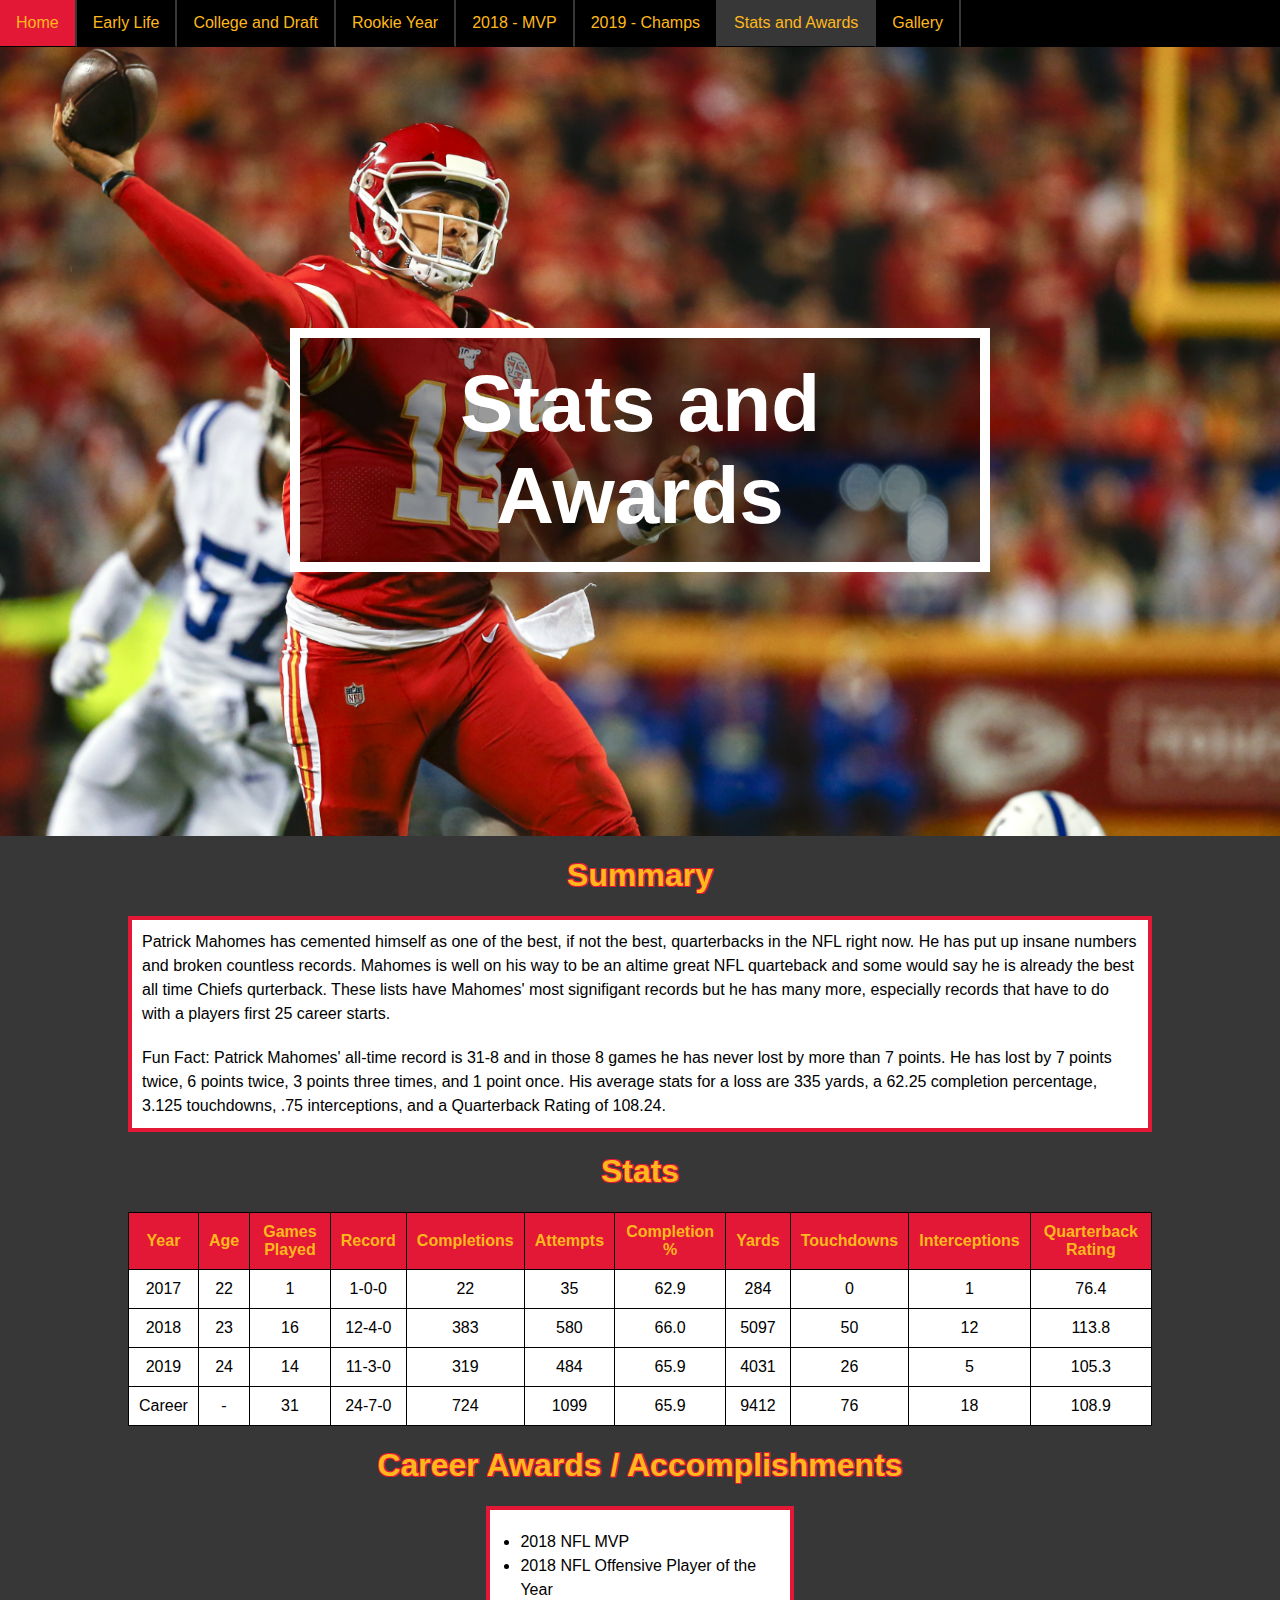
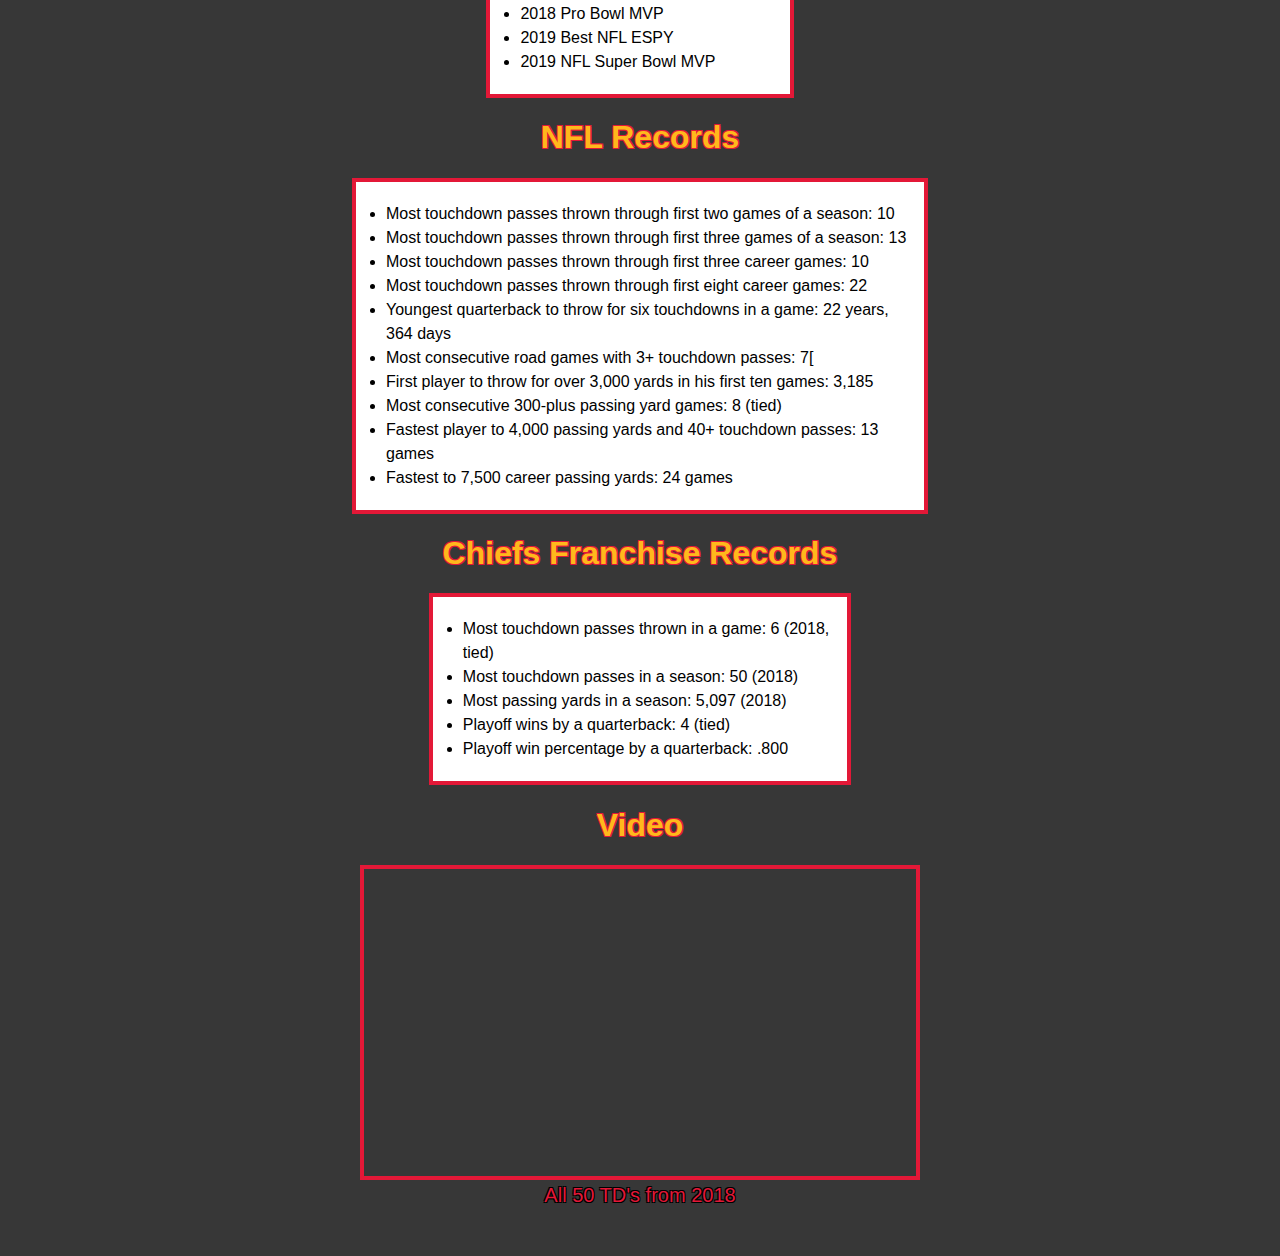
<file: stats_awards.html>
<!DOCTYPE html>
<html lang="en">
  <head>
    <meta charset="UTF-8" />
    <meta name="viewport" content="width=device-width, initial-scale=1.0" />
    <title>Patrick Mahomes</title>
    <link rel="stylesheet" href="styles.css" />
  </head>
</html>
<!--Body-->
<body>
  <br />
  <br />
  <div class="bg-text" id="stats_awards_text">Stats and Awards</div>
  <div class="stats_awards-image" id="home"></div>
  <!--Navigation Bar-->
  <ul class="nav_bar1">
    <li><a class="nav_bar" href="./index.html">Home</a></li>
    <li><a class="nav_bar" href="./early_life.html">Early Life</a></li>
    <li>
      <a class="nav_bar" href="./college_draft.html">College and Draft</a>
    </li>
    <li>
      <a class="nav_bar" href="./rookie_year.html">Rookie Year</a>
    </li>
    <li><a class="nav_bar" href="./2018.html">2018 - MVP</a></li>
    <li><a class="nav_bar" href="./2019.html">2019 - Champs</a></li>
    <li>
      <a class="nav_bar" href="./stats_awards.html" id="active"
        >Stats and Awards</a
      >
    </li>
    <li><a class="nav_bar" href="./gallery.html">Gallery</a></li>
  </ul>
  <div class="stats_awards-body">
    <h1 class="body_heading">Summary</h1>
    <p class="top_paragraph">
      Patrick Mahomes has cemented himself as one of the best, if not the best,
      quarterbacks in the NFL right now. He has put up insane numbers and broken
      countless records. Mahomes is well on his way to be an altime great NFL
      quarteback and some would say he is already the best all time Chiefs
      qurterback. These lists have Mahomes' most signifigant records but he has
      many more, especially records that have to do with a players first 25
      career starts.
    </p>
    <p class="bottom_paragraph">
      <span>Fun Fact:</span> Patrick Mahomes' all-time record is 31-8 and in
      those 8 games he has never lost by more than 7 points. He has lost by 7
      points twice, 6 points twice, 3 points three times, and 1 point once. His
      average stats for a loss are 335 yards, a 62.25 completion percentage,
      3.125 touchdowns, .75 interceptions, and a Quarterback Rating of 108.24.
    </p>
  </div>
  <h1 class="body_heading">Stats</h1>
  <div style="overflow-x:auto;">
    <table class="stats_table">
      <tr>
        <th>Year</th>
        <th>Age</th>
        <th>Games Played</th>
        <th>Record</th>
        <th>Completions</th>
        <th>Attempts</th>
        <th>Completion %</th>
        <th>Yards</th>
        <th>Touchdowns</th>
        <th>Interceptions</th>
        <th>Quarterback Rating</th>
      </tr>
      <tr>
        <td>2017</td>
        <td>22</td>
        <td>1</td>
        <td>1-0-0</td>
        <td>22</td>
        <td>35</td>
        <td>62.9</td>
        <td>284</td>
        <td>0</td>
        <td>1</td>
        <td>76.4</td>
      </tr>
      <tr>
        <td>2018</td>
        <td>23</td>
        <td>16</td>
        <td>12-4-0</td>
        <td>383</td>
        <td>580</td>
        <td>66.0</td>
        <td>5097</td>
        <td>50</td>
        <td>12</td>
        <td>113.8</td>
      </tr>
      <tr>
        <td>2019</td>
        <td>24</td>
        <td>14</td>
        <td>11-3-0</td>
        <td>319</td>
        <td>484</td>
        <td>65.9</td>
        <td>4031</td>
        <td>26</td>
        <td>5</td>
        <td>105.3</td>
      </tr>
      <tr>
        <td>Career</td>
        <td>-</td>
        <td>31</td>
        <td>24-7-0</td>
        <td>724</td>
        <td>1099</td>
        <td>65.9</td>
        <td>9412</td>
        <td>76</td>
        <td>18</td>
        <td>108.9</td>
      </tr>
    </table>
  </div>
  <h1 class="body_heading">Career Awards / Accomplishments</h1>
  <ul class="stats_list">
    <li>2018 NFL MVP</li>
    <li>2018 NFL Offensive Player of the Year</li>
    <li>2018 Pro Bowl MVP</li>
    <li>2019 Best NFL ESPY</li>
    <li>2019 NFL Super Bowl MVP</li>
  </ul>
  <h1 class="body_heading">NFL Records</h1>
  <ul class="stats_list" id="nfl_records">
    <li>
      Most touchdown passes thrown through first two games of a season: 10
    </li>
    <li>
      Most touchdown passes thrown through first three games of a season: 13
    </li>
    <li>Most touchdown passes thrown through first three career games: 10</li>
    <li>Most touchdown passes thrown through first eight career games: 22</li>
    <li>
      Youngest quarterback to throw for six touchdowns in a game: 22 years, 364
      days
    </li>
    <li>Most consecutive road games with 3+ touchdown passes: 7[</li>
    <li>
      First player to throw for over 3,000 yards in his first ten games: 3,185
    </li>
    <li>Most consecutive 300-plus passing yard games: 8 (tied)</li>
    <li>
      Fastest player to 4,000 passing yards and 40+ touchdown passes: 13 games
    </li>
    <li>Fastest to 7,500 career passing yards: 24 games</li>
  </ul>
  <h1 class="body_heading">Chiefs Franchise Records</h1>
  <ul class="stats_list" id="chiefs_records">
    <li>Most touchdown passes thrown in a game: 6 (2018, tied)</li>
    <li>Most touchdown passes in a season: 50 (2018)</li>
    <li>Most passing yards in a season: 5,097 (2018)</li>
    <li>Playoff wins by a quarterback: 4 (tied)</li>
    <li>Playoff win percentage by a quarterback: .800</li>
  </ul>
  <h1 class="body_heading">Video</h1>
  <iframe
    width="560"
    height="315"
    src="https://www.youtube.com/embed/x6tiK8xGLMM"
    frameborder="0"
    allow="accelerometer; autoplay; encrypted-media; gyroscope; picture-in-picture"
    allowfullscreen
  ></iframe>
  <p class="video_title">All 50 TD's from 2018</p>
  <br />
  <br />
</body>
</file>
<file: styles.css>
/* 
Red: rgb(227, 24, 55)
Yellow: rgb(255, 184, 28)
Picture1:https://usatchiefswire.files.wordpress.com/2019/12/usatsi_13738914.jpg?w=1000&h=600&crop=1
Picture2: https://fox4kc.com/wp-content/uploads/sites/16/2019/12/gettyimages-1191300248.jpg?w=2560&h=1440&crop=1
Mahomes logo: [data-uri]
*/

/*Smooth scroll*/
html {
  scroll-behavior: smooth;
  /*Remove Scrollbar*/
}
body::-webkit-scrollbar {
  display: none;
}
/*Highlight Color*/
::selection {
  color: rgb(227, 24, 55);
  background: rgb(255, 184, 28);
}
/*Navigation Bar*/
body {
  margin: 0;
}

.nav_bar1 {
  list-style-type: none;
  margin: 0;
  padding: 0;
  overflow: hidden;
  background-color: rgb(0, 0, 0);
  position: fixed;
  top: 0;
  width: 100%;
  opacity: 1;
  z-index: 100;
}

.nav_bar {
  float: left;
  border-right: 2px solid rgb(55, 55, 55);
  border-bottom: 1px solid rgb(0, 0, 0);
}

.nav_bar {
  display: block;
  text-align: center;
  padding: 14px 16px;
  text-decoration: none;
  font-family: "Trebuchet MS", "Lucida Sans Unicode", "Lucida Grande",
    "Lucida Sans", Arial, sans-serif;
  transition-duration: 0.25s;
}

#active {
  background-color: rgb(55, 55, 55);
}

.nav_bar a:hover {
  background-color: rgb(227, 24, 55);
}

body,
html {
  height: 100%;
  margin: 0;
  font-family: "Trebuchet MS", "Lucida Sans Unicode", "Lucida Grande",
    "Lucida Sans", Arial, sans-serif;
}

* {
  box-sizing: border-box;
}

/*Home Big Text/Image*/
.bg-text_home {
  background-color: rgb(0, 0, 0);
  background-color: rgba(0, 0, 0, 0.4);
  color: rgb(255, 255, 255);
  font-weight: bold;
  font-size: 80px;
  border: 10px solid white;
  position: fixed;
  top: 50%;
  left: 50%;
  transform: translate(-50%, -50%);
  z-index: 2;
  width: 700px;
  padding: 20px;
  text-align: center;
  transition: all 0.2s ease-in-out;
}

.bg-text_home:hover {
  box-shadow: 0 0 10px 0 rgb(227, 24, 55) inset, 0 0 20px 2px rgb(227, 24, 55);
  background-color: black;
  border: 10px solid rgb(227, 24, 55);
}
/*.home-subtext {
  text-align: center;
  position: fixed;
  top: 70%;
  left: 50%;
  transform: translate(-50%, -50%);
  color: rgb(255, 255, 255);
  background-color: rgba(0, 0, 0, 0.4);
  border: 5px solid white;
  padding: 0px;
  z-index: 5;
}*/

/*Other Big Text/Image*/
.bg-text {
  background-color: rgb(0, 0, 0);
  background-color: rgba(0, 0, 0, 0.4);
  color: rgb(255, 255, 255);
  font-weight: bold;
  font-size: 80px;
  border: 10px solid white;
  position: absolute;
  top: 50%;
  left: 50%;
  transform: translate(-50%, -50%);
  z-index: 2;
  padding: 20px;
  text-align: center;
}

#early_life_text {
  width: 450px;
}
#college_draft_text {
  width: 350px;
}
#rookie_year_text {
  width: 900px;
}
#_2018_text {
  width: 500px;
}
#_2019_text {
  width: 625px;
}
#stats_awards_text {
  width: 700px;
}
#gallery_text {
  width: 325px;
}

/*Headings*/
.heading {
  color: rgb(227, 24, 55);
  text-align: center;
  text-shadow: -1px 0 black, 0 1px black, 1px 0 black, 0 -1px black;
  background-color: rgb(255, 255, 255);
  font-family: "Trebuchet MS", "Lucida Sans Unicode", "Lucida Grande",
    "Lucida Sans", Arial, sans-serif;
  margin-top: 0px;
  margin-bottom: 3px;
  padding-bottom: 10px;
}
/*Home Picture*/
.home-image {
  background: url(Images/pm_home.jpg) no-repeat center;
  background-size: cover;
  height: 100%;
}

/*Early Life Picture*/
.early_life-image {
  background: url(Images/pm_early_life.jpg) no-repeat center;
  background-size: cover;
  height: 720px;
  position: bottom;
}

/*College and Draft Picture*/
.college_draft-image {
  background: url(Images/pm_college_draft.jpg) no-repeat center;
  background-size: cover;
  height: 800px;
  position: bottom;
}

/*Rookie Year Picture*/
.rookie_year-image {
  background: url(Images/pm_rookie_year.jpg) no-repeat center;
  background-size: cover;
  height: 800px;
  position: bottom;
}

/*2018 - MVP Picture*/
._2018-image {
  background: url(Images/pm_2018.jpg) no-repeat center;
  background-size: cover;
  height: 800px;
  position: bottom;
}

/*2019 - Champs Picture*/
._2019-image {
  background: url(Images/pm_2019.jpg) no-repeat center;
  background-size: cover;
  height: 800px;
  position: bottom;
}

/*Stats and Awards Picture*/
.stats_awards-image {
  background: url(Images/pm_stats_awards.jpg) no-repeat center;
  background-size: cover;
  height: 800px;
  position: bottom;
}

/*Gallery Pictures*/
.gallery-image {
  background: url(Images/pm1.jpg) no-repeat center;
  height: 900px;
  position: bottom;
  background-size: cover;
}

.pm2 {
  background: url(Images/pm2.jpg) no-repeat center;
  height: 900px;
  position: bottom;
  background-size: cover;
}
.pm3 {
  background: url(Images/pm3.jpg) no-repeat center;
  height: 1000px;
  position: bottom;
  background-size: cover;
}
.pm4 {
  background: url(Images/pm4.jpg) no-repeat center;
  height: 1000px;
  position: bottom;
  background-size: cover;
}
.pm5 {
  background: url(Images/pm5.jpg) no-repeat center;
  height: 750px;
  position: bottom;
  background-size: cover;
}
.pm6 {
  background: url(Images/pm6.jpg) no-repeat center;
  height: 800px;
  position: bottom;
  background-size: cover;
}

/*Links*/
a.nav_bar:link {
  color: rgb(255, 184, 28);
  background-color: transparent;
  text-decoration: none;
}
a.nav_bar:visited {
  color: rgb(255, 184, 28);
  background-color: none;
  text-decoration: none;
}
a.nav_bar:hover {
  color: rgb(255, 184, 28);
  background-color: rgb(227, 24, 55);
  text-decoration: none;
}
a.nav_bar:active {
  color: rgb(255, 184, 28);
  background-color: none;
  text-decoration: none;
}

/*Buttons*/
.home-image {
  position: relative;
  width: 100%;
}

.home-image #btn1 {
  position: fixed;
  left: 25%;
  top: 25%;
  transform: translate(-50%, -50%);
  -ms-transform: translate(-50%, -50%);
  font-size: 16px;
  padding: 16px 30px;
  cursor: pointer;
  text-align: center;
  width: 200px;
}
.home-image #btn2 {
  position: fixed;
  left: 48%;
  top: 17%;
  transform: translate(-50%, -50%);
  -ms-transform: translate(-50%, -50%);
  font-size: 16px;
  padding: 16px 30px;
  cursor: pointer;
  text-align: center;
  width: 200px;
}
.home-image #btn3 {
  position: fixed;
  left: 75%;
  top: 25%;
  transform: translate(-50%, -50%);
  -ms-transform: translate(-50%, -50%);
  font-size: 16px;
  padding: 16px 30px;
  cursor: pointer;
  text-align: center;
  width: 200px;
}
.home-image #btn4 {
  position: fixed;
  left: 25%;
  top: 75%;
  transform: translate(-50%, -50%);
  -ms-transform: translate(-50%, -50%);
  font-size: 16px;
  padding: 16px 30px;
  cursor: pointer;
  text-align: center;
  width: 200px;
}
.home-image #btn5 {
  position: fixed;
  left: 48%;
  top: 83%;
  transform: translate(-50%, -50%);
  -ms-transform: translate(-50%, -50%);
  font-size: 16px;
  padding: 16px 30px;
  cursor: pointer;
  text-align: center;
  width: 200px;
}
.home-image #btn6 {
  position: fixed;
  left: 75%;
  top: 75%;
  transform: translate(-50%, -50%);
  -ms-transform: translate(-50%, -50%);
  font-size: 16px;
  padding: 16px 30px;
  cursor: pointer;
  text-align: center;
  transition: transform 0.2s;
  width: 200px;
}
.btn {
  width: 170px;
  padding-top: 30px;
  padding-bottom: 30px;
  text-align: center;
  font-weight: 600;
  margin-left: 30px;
  margin-bottom: 30px;
  cursor: pointer;
  display: inline-block;
  background-color: rgba(0, 0, 0, 0.4);
  border: 3px solid rgb(255, 255, 255);
  border-radius: 50px;
  transition: all 0.2s ease-in-out;
}
.home-image .btn:hover {
  box-shadow: 0 0 10px 0 rgb(227, 24, 55) inset, 0 0 20px 2px rgb(227, 24, 55);
  border: 3px solid rgb(227, 24, 55);
  background-color: black;
}

.nav_link {
  text-decoration: none;
  color: white;
}

.container {
  text-align: center;
}

.button {
  width: 170px;
  padding-top: 30px;
  padding-bottom: 30px;
  text-align: center;
  color: #000;
  text-transform: uppercase;
  font-weight: 600;
  margin-left: 30px;
  margin-bottom: 30px;
  cursor: pointer;
  display: inline-block;
}
/*Table*/
.stats_table {
  font-family: arial, sans-serif;
  border-collapse: collapse;
  width: 80%;
  margin-left: auto;
  margin-right: auto;
}

td,
th {
  border: 1px solid #000000;
  text-align: center;
  padding: 10px;
}

/*tr:hover {
}*/

th {
  background-color: rgb(227, 24, 55);
  color: rgb(255, 184, 28);
}
tr {
  background-color: rgb(255, 255, 255);
}

/*Text*/
p {
  text-align: left;
  color: black;
  width: 80%;
  margin-right: auto;
  margin-left: auto;
  line-height: 1.5em;
  padding: 10px;
  border-left: 4px solid rgb(227, 24, 55);
  border-right: 4px solid rgb(227, 24, 55);
  background-color: white;
  margin-top: 0px;
  margin-bottom: 0px;
}

.single_paragraph {
  border: 4px solid rgb(227, 24, 55);
}

.top_paragraph {
  border-top: 4px solid rgb(227, 24, 55);
}

.bottom_paragraph {
  border-bottom: 4px solid rgb(227, 24, 55);
}

#indent {
  text-indent: 50px;
}
/*Body*/
body {
  background-color: rgb(55, 55, 55);
}
/*Body Headings*/
.body_heading {
  text-align: center;
  color: rgb(255, 184, 28);
  text-shadow: -1px -1px 0 rgb(227, 24, 55), 1px -1px 0 rgb(227, 24, 55),
    -1px 1px 0 rgb(227, 24, 55), 1px 1px 0 rgb(227, 24, 55);
}
.stats_list {
  text-align: left;
  color: black;
  width: 24%;
  margin-right: auto;
  margin-left: auto;
  line-height: 1.5em;
  border: 4px solid rgb(227, 24, 55);
  padding-left: 30px;
  padding-top: 20px;
  padding-bottom: 20px;
  padding-right: 5px;
  background-color: white;
}

#nfl_records {
  width: 45%;
}

#chiefs_records {
  width: 33%;
}
/*Video*/
iframe {
  display: block;
  margin: 0 auto;
  border: 4px solid rgb(227, 24, 55);
}

#left_video {
  margin-left: 25%;
}

.video_title {
  color: rgb(227, 24, 55);
  text-shadow: -1px -1px 0 rgb(0, 0, 0), 1px -1px 0 rgb(0, 0, 0),
    -1px 1px 0 rgb(0, 0, 0), 1px 1px 0 rgb(0, 0, 0);
  background-color: rgb(55, 55, 55);
  border: none;
  text-align: center;
  width: auto;
  font-size: 125%;
  padding-top: 0px;
}
#double_video1 {
  margin-left: 50%;
}
#double_video2 {
  margin-left: 0%;
}
#double_video3 {
  margin-left: 50%;
}
#double_video4 {
  margin-left: 0%;
}
</file>
